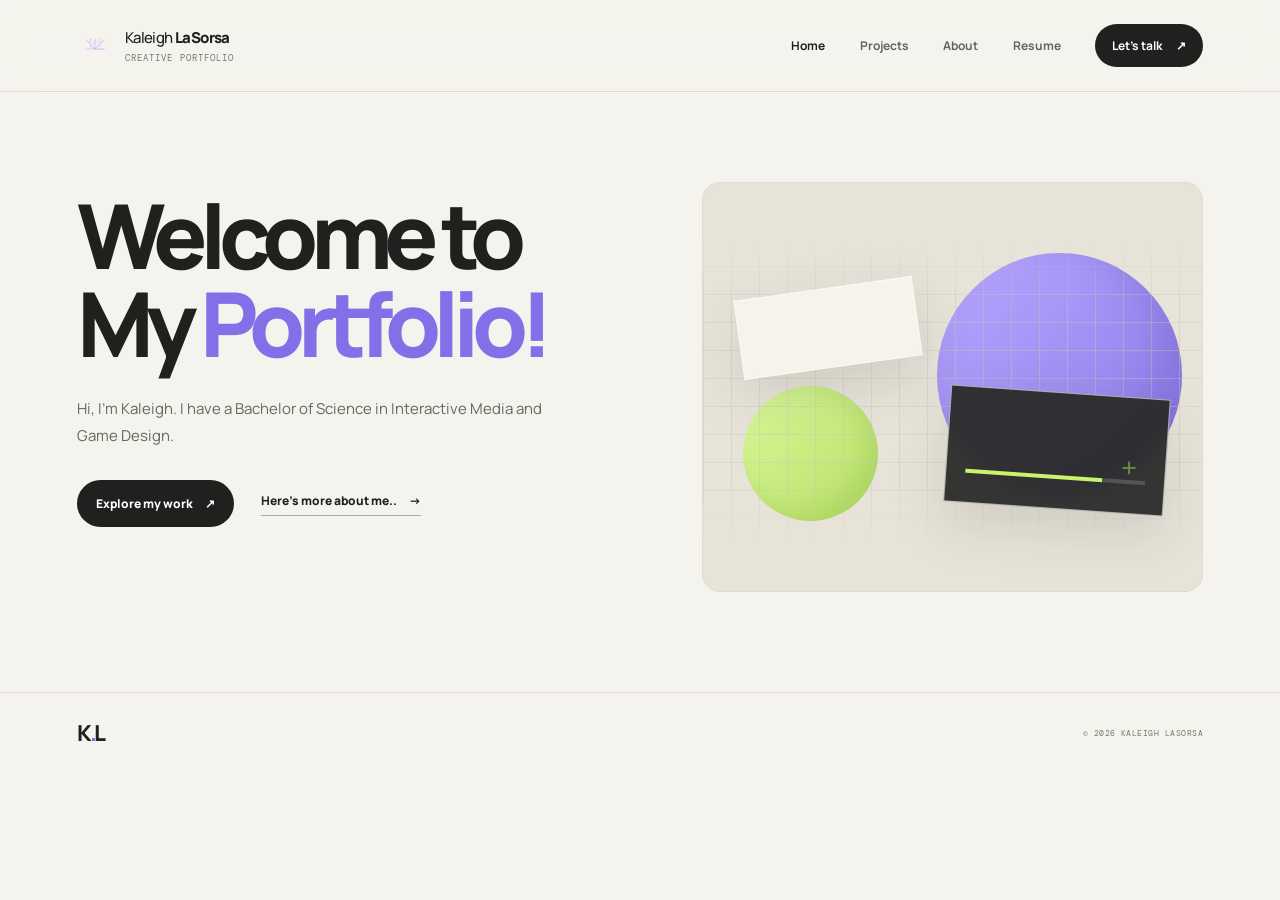
<file: index.html>
<!doctype html>
<html lang="en">

<head>
  <meta charset="utf-8">
  <meta name="viewport" content="width=device-width, initial-scale=1">
  <meta name="description" content="Kaleigh LaSorsa's interactive media, game design, and creative portfolio.">
  <title>Kaleigh LaSorsa — Creative Portfolio</title>
  <link rel="preconnect" href="https://fonts.googleapis.com">
  <link rel="preconnect" href="https://fonts.gstatic.com" crossorigin>
  <link
    href="https://fonts.googleapis.com/css2?family=DM+Mono:wght@400;500&family=Manrope:wght@400;500;600;700;800&display=swap"
    rel="stylesheet">
  <link rel="stylesheet" href="style.css">
  <script src="script.js" defer></script>
</head>

<body>
  <a class="skip-link" href="#main">Skip to content</a>
  <div class="site-shell">
    <header class="site-header">
      <a class="brand" href="index.html" aria-label="Kaleigh LaSorsa home">
        <img src="images/logo-kml.png" alt="" class="brand-mark" onerror="this.style.display='none'">
        <span>Kaleigh <b>LaSorsa</b><small>CREATIVE PORTFOLIO</small></span>
      </a>
      <button class="menu-toggle" aria-expanded="false" aria-controls="primary-nav">Menu <span>＋</span></button>
      <nav class="nav-links" id="primary-nav" aria-label="Main navigation">
        <a class="active" href="index.html">Home</a>
        <a href="projects.html">Projects</a>
        <a href="about.html">About</a>
        <a href="resume.pdf">Resume</a>
        <a class="nav-contact" href="contact.html">Let's talk <span>↗</span></a>
      </nav>
    </header>

    <main id="main">
      <section class="hero section-wrap">
        <div class="hero-copy reveal">
          <h1>Welcome to <br>My <span class="accent-word">Portfolio!</span></h1>
          <p class="hero-intro"> Hi, I'm Kaleigh. I have a Bachelor of Science in Interactive Media
            and Game Design. </p>
          <div class="hero-actions">
            <a class="button button-primary" href="projects.html">Explore my work <span>↗</span></a>
            <a class="text-link" href="about.html"> Here's more about me.. <span>→</span></a>
          </div>
          <div class="hero-meta">

          </div>
        </div>
        <div class="hero-art reveal" aria-label="Abstract creative studio illustration">
          <div class="art-topline"><span></span><span></span></div>
          <div class="orb orb-one"></div>
          <div class="orb orb-two"></div>
          <div class="art-grid"></div>
          <div class="art-card card-back"><span></span><b><br></b></div>
          <div class="art-card card-front"><span class="mini-label"></span><strong><br></strong>
            <div class="progress-track"><i></i></div><small> <b></b></small>
          </div>
          <span class="art-cross cross-one"></span><span class="art-cross cross-two">+</span>
          <div class="art-footer"><span></span><span></span></div>
        </div>
      </section>


      <footer class="site-footer"><a class="footer-brand" href="index.html">K<span>.</span>L</a><span>© <span
            data-year></span> KALEIGH LASORSA</span></footer>
  </div>
</body>

</html>
</file>
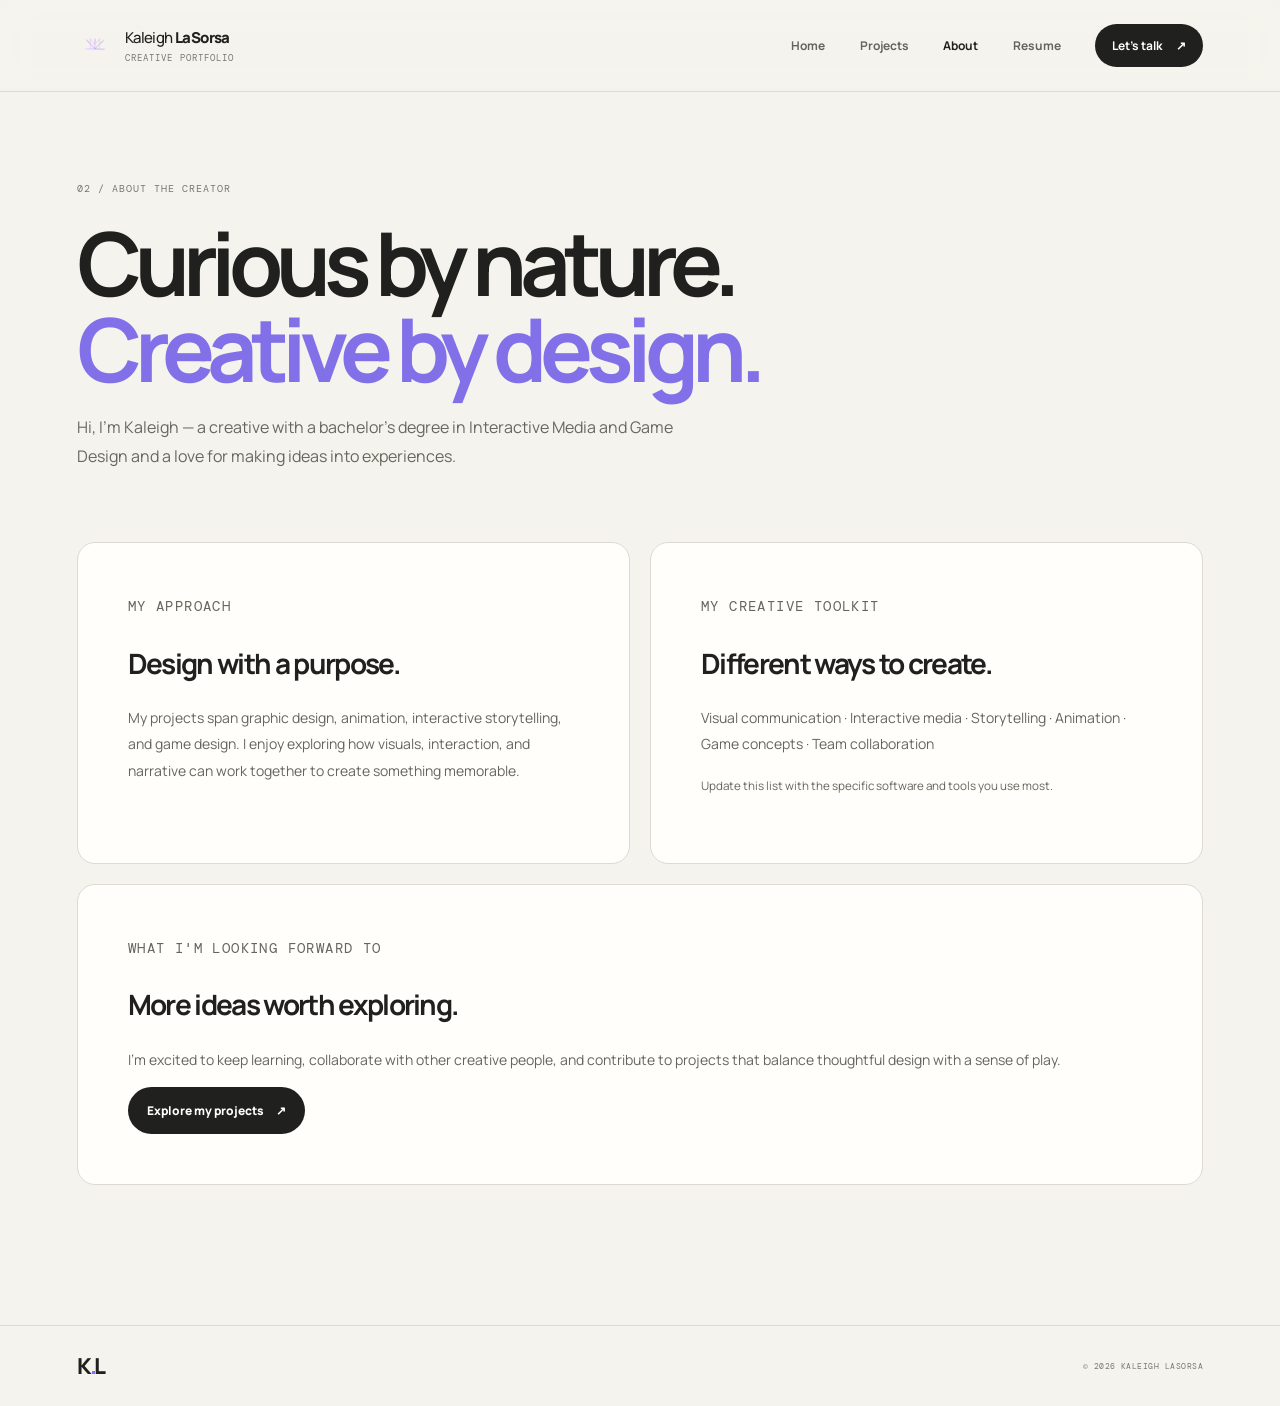
<file: about.html>
<!doctype html>
<html lang="en">

<head>
    <meta charset="utf-8">
    <meta name="viewport" content="width=device-width, initial-scale=1">
    <meta name="description" content="About Kaleigh LaSorsa, an Interactive Media and Game Design graduate.">
    <title>About — Kaleigh LaSorsa</title>
    <link rel="preconnect" href="https://fonts.googleapis.com">
    <link rel="preconnect" href="https://fonts.gstatic.com" crossorigin>
    <link
        href="https://fonts.googleapis.com/css2?family=DM+Mono:wght@400;500&family=Manrope:wght@400;500;600;700;800&display=swap"
        rel="stylesheet">
    <link rel="stylesheet" href="style.css">
    <script src="script.js" defer></script>
</head>

<body><a class="skip-link" href="#main">Skip to content</a>
    <div class="site-shell">
        <header class="site-header"><a class="brand" href="index.html"><img src="images/logo-kml.png" alt=""
                    class="brand-mark" onerror="this.style.display='none'"><span>Kaleigh <b>LaSorsa</b><small>CREATIVE
                        PORTFOLIO</small></span></a><button class="menu-toggle" aria-expanded="false"
                aria-controls="primary-nav">Menu <span>＋</span></button>
            <nav class="nav-links" id="primary-nav" aria-label="Main navigation"><a href="index.html">Home</a><a
                    href="projects.html">Projects</a><a class="active" href="about.html">About</a><a
                    href="resume.pdf">Resume</a><a class="nav-contact" href="contact.html">Let's talk <span>↗</span></a>
            </nav>
        </header>
        <main id="main" class="section-wrap page-content">
            <header class="page-hero reveal">
                <p class="eyebrow">02 / ABOUT THE CREATOR</p>
                <h1>Curious by nature.<br><span class="accent-word">Creative by design.</span></h1>
                <p>Hi, I'm Kaleigh — a creative with a bachelor's degree in Interactive Media and Game Design and a love
                    for making ideas into experiences.</p>
            </header>
            <div class="detail-grid">
                <section class="detail-panel reveal">
                    <p class="eyebrow">MY APPROACH</p>
                    <h2>Design with a purpose.</h2>
                    <p>My projects span graphic design, animation, interactive storytelling, and game design. I enjoy
                        exploring how visuals, interaction, and narrative can work together to create something
                        memorable.</p>
                </section>
                <section class="detail-panel reveal">
                    <p class="eyebrow">MY CREATIVE TOOLKIT</p>
                    <h2>Different ways to create.</h2>
                    <p>Visual communication · Interactive media · Storytelling · Animation · Game concepts · Team
                        collaboration</p>
                    <p><small>Update this list with the specific software and tools you use most.</small></p>
                </section>
            </div>
            <section class="detail-panel reveal">
                <p class="eyebrow">WHAT I'M LOOKING FORWARD TO</p>
                <h2>More ideas worth exploring.</h2>
                <p>I'm excited to keep learning, collaborate with other creative people, and contribute to projects that
                    balance thoughtful design with a sense of play.</p><a class="button button-primary"
                    href="projects.html">Explore my projects <span>↗</span></a>
            </section>
        </main>
        <footer class="site-footer"><a class="footer-brand" href="index.html">K<span>.</span>L</a><span>© <span
                    data-year></span> KALEIGH LASORSA</span></footer>
    </div>
</body>

</html>
</file>
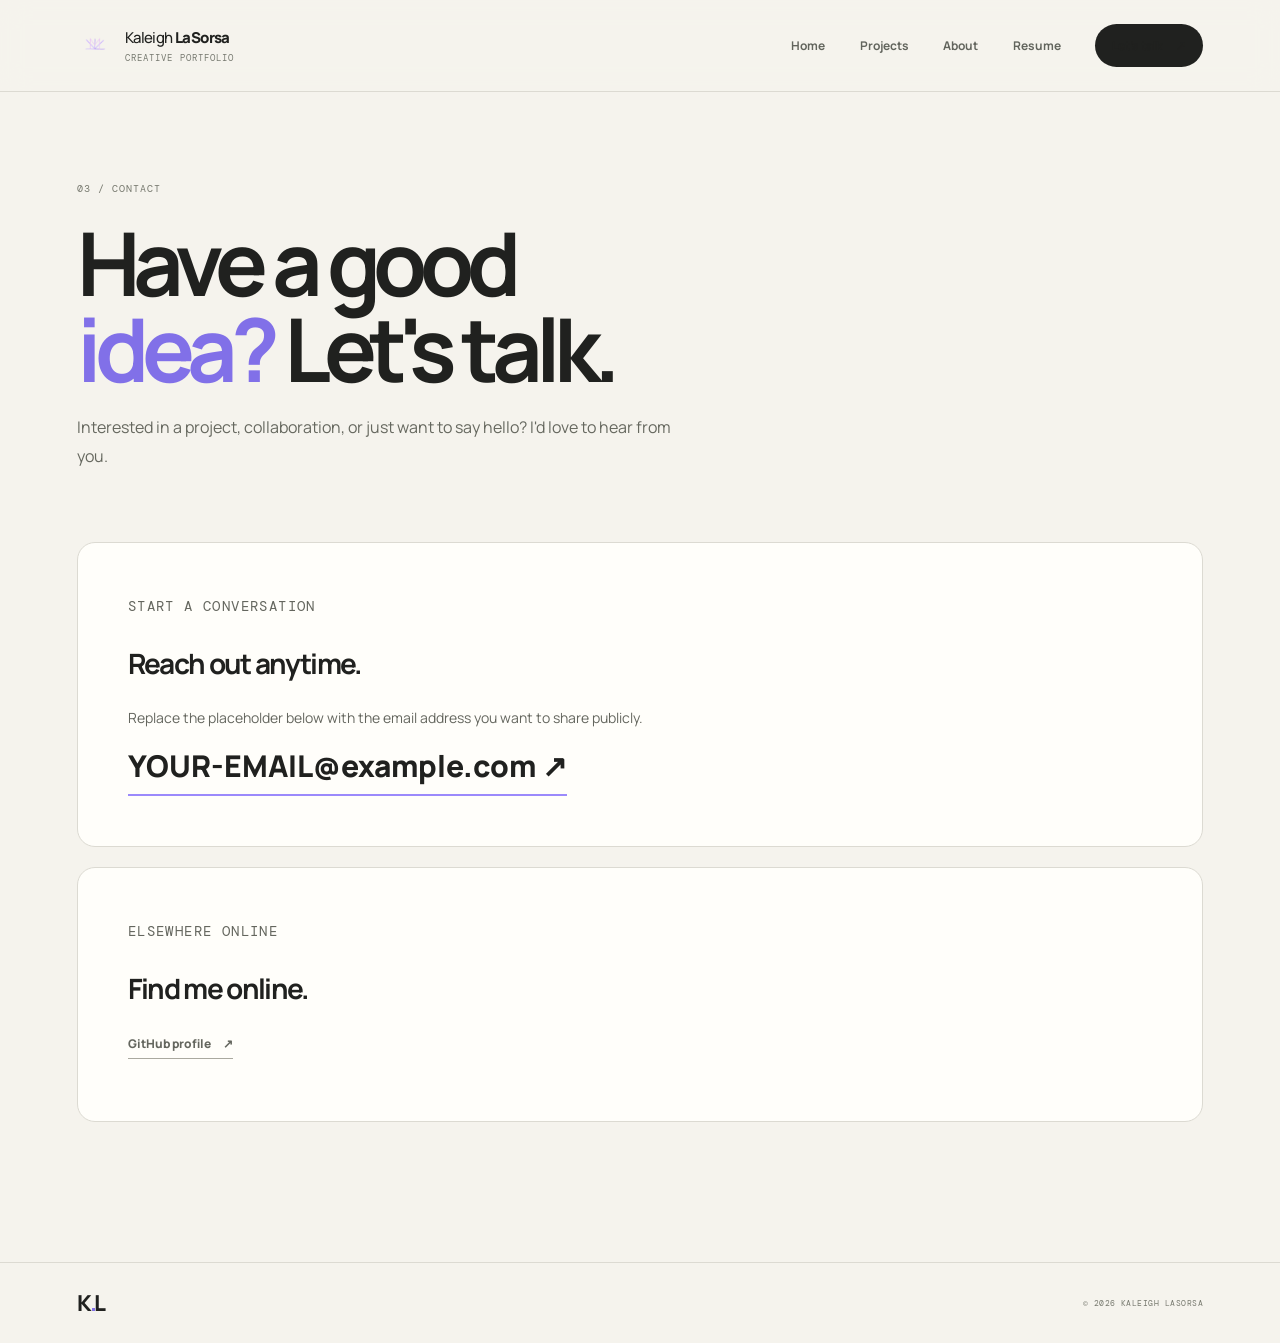
<file: contact.html>
<!doctype html>
<html lang="en">

<head>
    <meta charset="utf-8">
    <meta name="viewport" content="width=device-width, initial-scale=1">
    <meta name="description" content="Contact Kaleigh LaSorsa about creative projects and collaboration.">
    <title>Contact — Kaleigh LaSorsa</title>
    <link rel="preconnect" href="https://fonts.googleapis.com">
    <link rel="preconnect" href="https://fonts.gstatic.com" crossorigin>
    <link
        href="https://fonts.googleapis.com/css2?family=DM+Mono:wght@400;500&family=Manrope:wght@400;500;600;700;800&display=swap"
        rel="stylesheet">
    <link rel="stylesheet" href="style.css">
    <script src="script.js" defer></script>
</head>

<body><a class="skip-link" href="#main">Skip to content</a>
    <div class="site-shell">
        <header class="site-header"><a class="brand" href="index.html"><img src="images/logo-kml.png" alt=""
                    class="brand-mark" onerror="this.style.display='none'"><span>Kaleigh <b>LaSorsa</b><small>CREATIVE
                        PORTFOLIO</small></span></a><button class="menu-toggle" aria-expanded="false"
                aria-controls="primary-nav">Menu <span>＋</span></button>
            <nav class="nav-links" id="primary-nav" aria-label="Main navigation"><a href="index.html">Home</a><a
                    href="projects.html">Projects</a><a href="about.html">About</a><a href="resume.pdf">Resume</a><a
                    class="nav-contact active" href="contact.html">Let's talk <span>↗</span></a></nav>
        </header>
        <main id="main" class="section-wrap page-content">
            <header class="page-hero reveal">
                <p class="eyebrow">03 / CONTACT</p>
                <h1>Have a good<br><span class="accent-word">idea?</span> Let's talk.</h1>
                <p>Interested in a project, collaboration, or just want to say hello? I'd love to hear from you.</p>
            </header>
            <section class="detail-panel reveal">
                <p class="eyebrow">START A CONVERSATION</p>
                <h2>Reach out anytime.</h2>
                <p>Replace the placeholder below with the email address you want to share publicly.</p><a
                    class="contact-email" href="mailto:YOUR-EMAIL@example.com">YOUR-EMAIL@example.com ↗</a>
            </section>
            <section class="detail-panel reveal">
                <p class="eyebrow">ELSEWHERE ONLINE</p>
                <h2>Find me online.</h2>
                <p><a class="text-link" href="https://github.com/lasorsakaleigh-cpu" target="_blank"
                        rel="noreferrer">GitHub profile <span>↗</span></a></p>
            </section>
        </main>
        <footer class="site-footer"><a class="footer-brand" href="index.html">K<span>.</span>L</a><span>© <span
                    data-year></span> KALEIGH LASORSA</span></footer>
    </div>
</body>

</html>
</file>
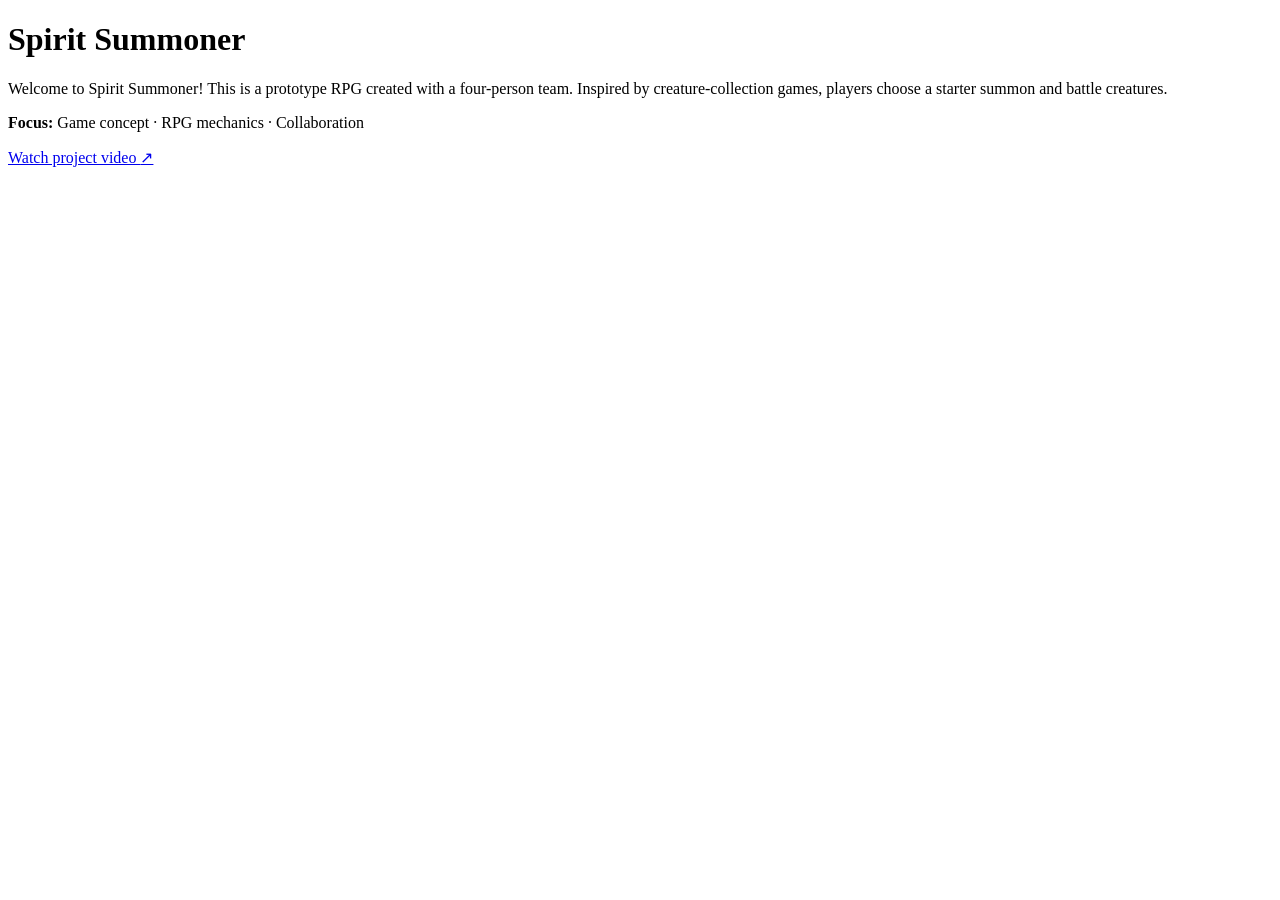
<file: game.html>
<!DOCTYPE html>
<html lang="en">
    <body>
        <div class="game-container">
            <h1>Spirit Summoner</h1>
            <p>Welcome to Spirit Summoner! This is a prototype RPG created with a four-person team. Inspired by creature-collection games, players choose a starter summon and battle creatures.</p>
            <p><b>Focus:</b> Game concept · RPG mechanics · Collaboration</p>
            <a class="text-link" href="https://youtu.be/v0D26dglorE" target="_blank" rel="noreferrer">Watch project video <span>↗</span></a>
          <body>
        <iframe
  src="spirit summoner\spirit summoner beta critque\Spirit Summoners.exe"
  title="Spirit Summoner"
  width="100%"
  height="600"
  style="border: 0;"
  allowfullscreen>
</iframe>
        </div>
    </body>

</html>
</file>
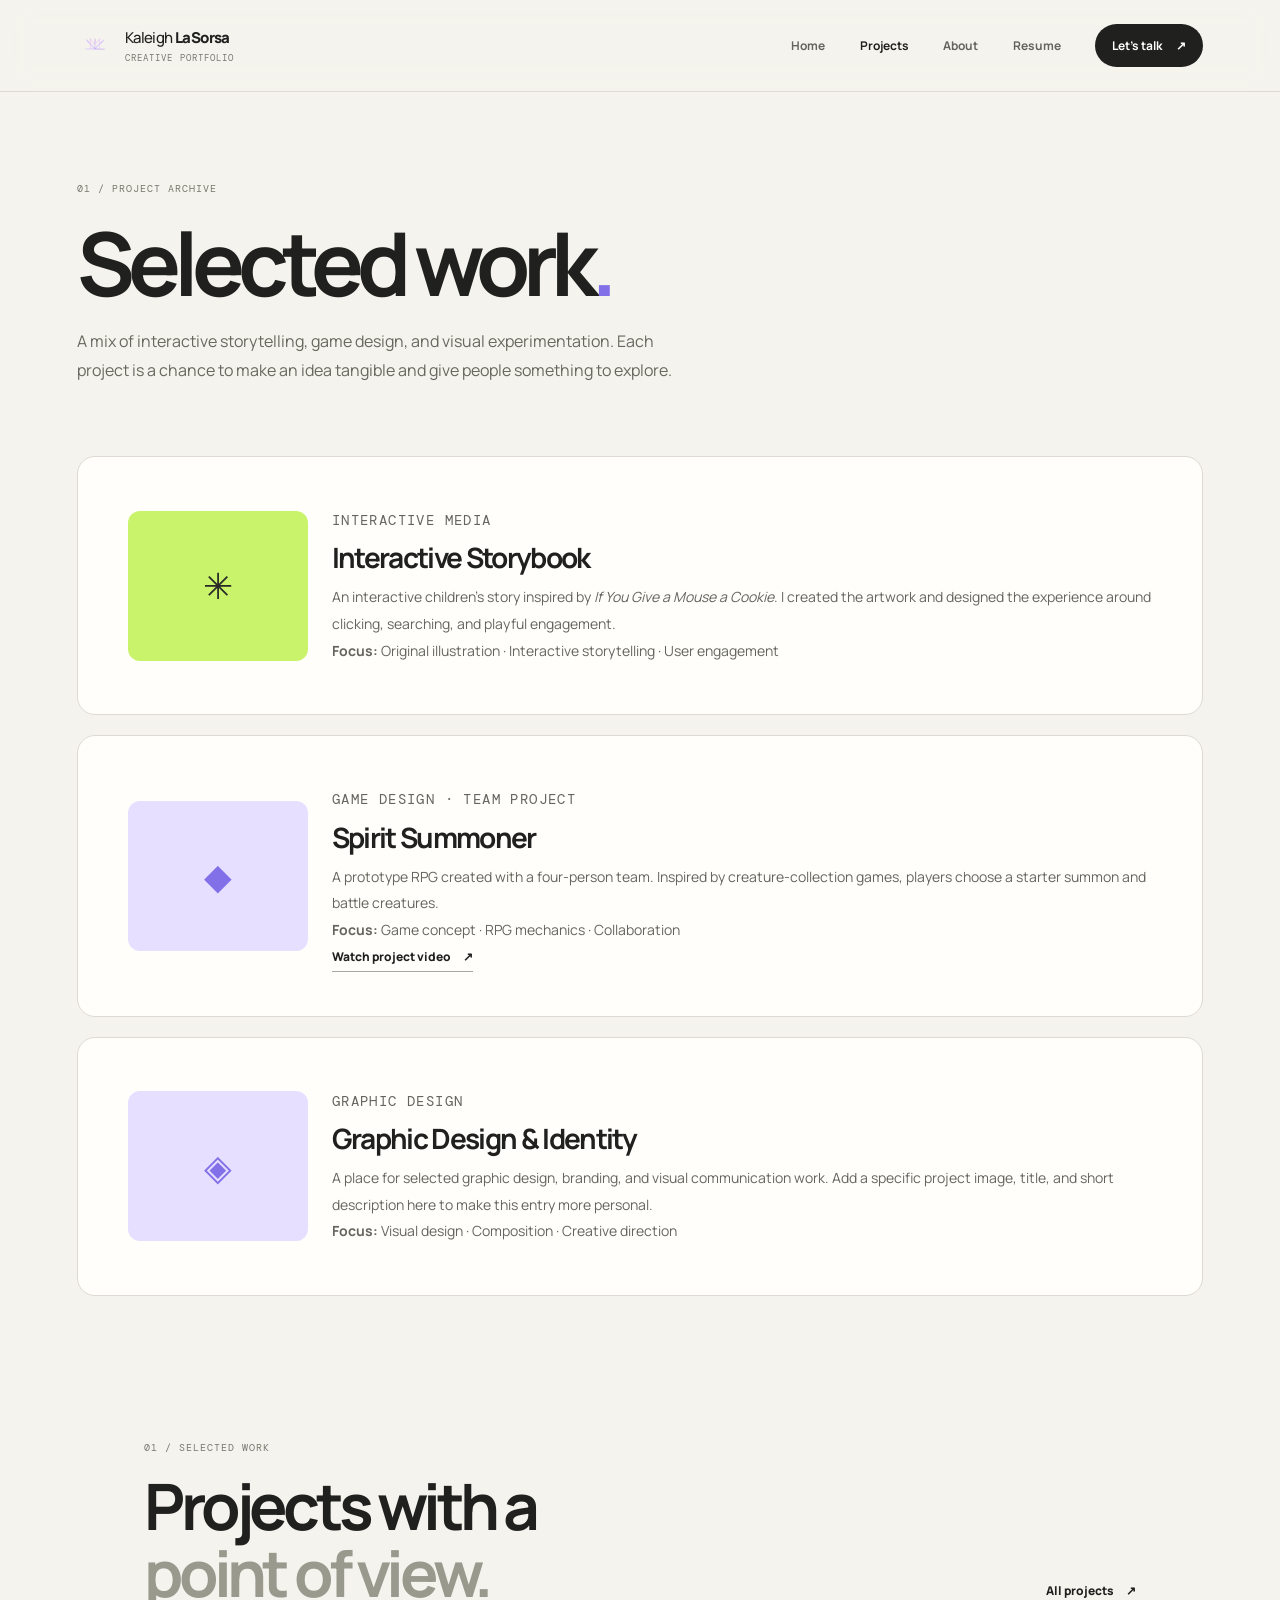
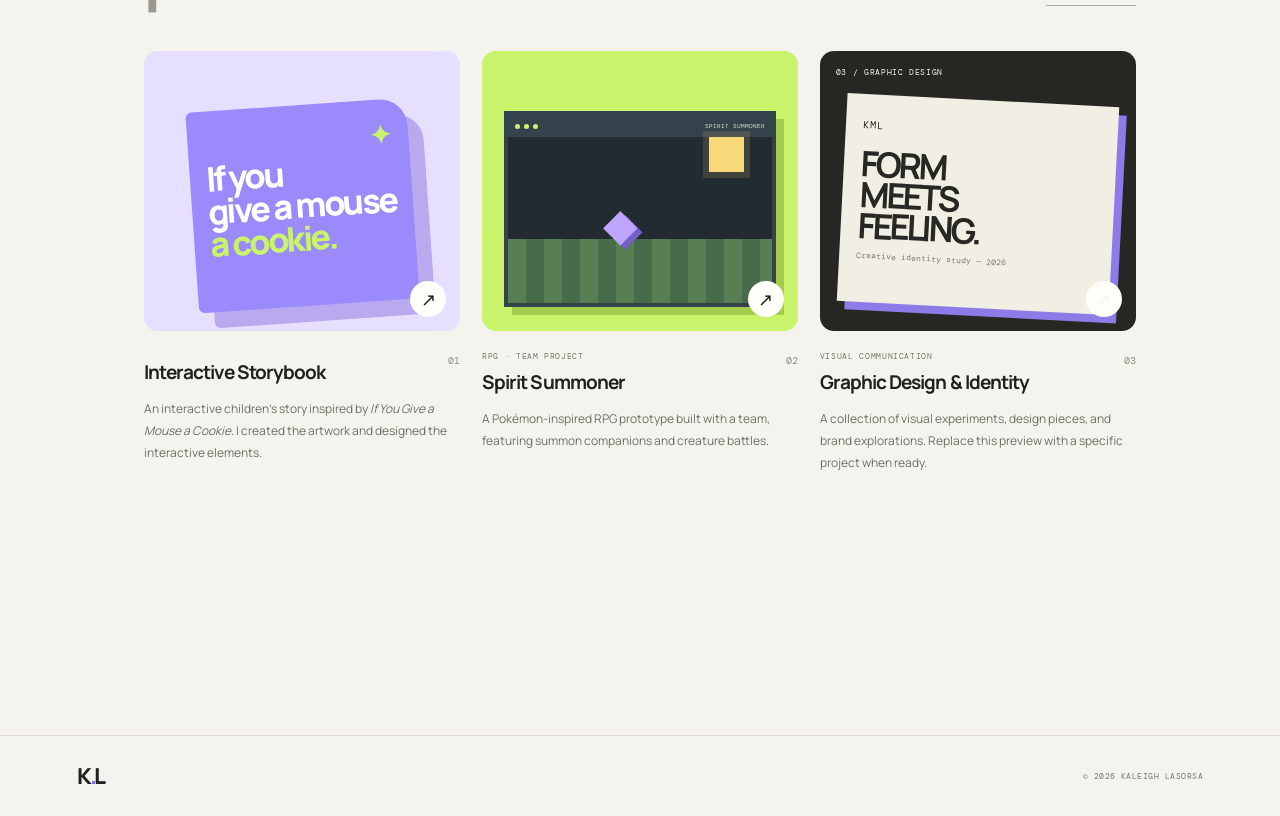
<file: projects.html>
<!doctype html>
<html lang="en">

<head>
    <meta charset="utf-8">
    <meta name="viewport" content="width=device-width, initial-scale=1">
    <meta name="description"
        content="Selected interactive media, game design, and visual design projects by Kaleigh LaSorsa.">
    <title>Projects — Kaleigh LaSorsa</title>
    <link rel="preconnect" href="https://fonts.googleapis.com">
    <link rel="preconnect" href="https://fonts.gstatic.com" crossorigin>
    <link
        href="https://fonts.googleapis.com/css2?family=DM+Mono:wght@400;500&family=Manrope:wght@400;500;600;700;800&display=swap"
        rel="stylesheet">
    <link rel="stylesheet" href="style.css">
    <script src="script.js" defer></script>
</head>

<body>
    <a class="skip-link" href="#main">Skip to content</a>
    <div class="site-shell">
        <header class="site-header"><a class="brand" href="index.html"><img src="images/logo-kml.png" alt=""
                    class="brand-mark" onerror="this.style.display='none'"><span>Kaleigh <b>LaSorsa</b><small>CREATIVE
                        PORTFOLIO</small></span></a>
            <button class="menu-toggle" aria-expanded="false" aria-controls="primary-nav">Menu <span>＋</span></button>
            <nav class="nav-links" id="primary-nav" aria-label="Main navigation"><a href="index.html">Home</a><a
                    class="active" href="projects.html">Projects</a><a href="about.html">About</a><a
                    href="resume.pdf">Resume</a><a class="nav-contact" href="contact.html">Let's talk <span>↗</span></a>
            </nav>
        </header>
        <main id="main" class="section-wrap page-content">
            <header class="page-hero reveal">
                <p class="eyebrow">01 / PROJECT ARCHIVE</p>
                <h1>Selected work<span class="accent-word">.</span></h1>
                <p>A mix of interactive storytelling, game design, and visual experimentation. Each project is a chance
                    to make an idea tangible and give people something to explore.</p>
            </header>
            <article class="detail-panel project-list-card reveal">
                <div class="project-list-art">✳</div>
                <div>
                    <p class="eyebrow">INTERACTIVE MEDIA</p>
                    <h2>Interactive Storybook</h2>
                    <p>An interactive children's story inspired by <i>If You Give a Mouse a Cookie</i>. I created the
                        artwork and designed the experience around clicking, searching, and playful engagement.</p>
                    <p><b>Focus:</b> Original illustration · Interactive storytelling · User engagement</p>
                </div>
            </article>
            <article class="detail-panel project-list-card reveal">
                <div class="project-list-art">◆</div>
                <div>
                    <p class="eyebrow">GAME DESIGN · TEAM PROJECT</p>
                    <h2>Spirit Summoner</h2>
                    <p>A prototype RPG created with a four-person team. Inspired by creature-collection games, players
                        choose a starter summon and battle creatures.</p>
                    <p><b>Focus:</b> Game concept · RPG mechanics · Collaboration</p><a class="text-link"
                        href="https://youtu.be/v0D26dglorE" target="_blank" rel="noreferrer">Watch project video
                        <span>↗</span></a>
                </div>
            </article>
            <article class="detail-panel project-list-card reveal">
                <div class="project-list-art">◈</div>
                <div>
                    <p class="eyebrow">GRAPHIC DESIGN</p>
                    <h2>Graphic Design & Identity</h2>
                    <p>A place for selected graphic design, branding, and visual communication work. Add a specific
                        project image, title, and short description here to make this entry more personal.</p>
                    <p><b>Focus:</b> Visual design · Composition · Creative direction</p>
                </div>
            </article>


            <section class="section-wrap work-section" id="selected-work">
                <div class="section-heading reveal">
                    <div>
                        <p class="eyebrow">01 / SELECTED WORK</p>
                        <h2>Projects with a<br><span class="muted-heading">point of view.</span></h2>
                    </div><a class="text-link" href="projects.html">All projects <span>↗</span></a>
                </div>
                <div class="project-grid">
                    <article class="project-card reveal">
                        <a class="project-visual story-visual" href="animations/storybook/IfYouGiveAMouseACookie.html"
                            aria-label="View Interactive Storybook project">
                            <span class="visual-label"></span>
                            <div class="storybook-shape"><span>If you<br>give a mouse<br><i>a cookie.</i></span><b>✦</b></div><span
                                class="visual-arrow"> ↗</span>
                        </a>
                        <div class="project-info">
                            <div>
                                <p class="project-type"></p>
                                <h3>Interactive Storybook</h3>
                            </div><span class="project-number">01</span>
                        </div>
                        <p class="project-description">An interactive children's story inspired by <i>If You Give a Mouse a Cookie</i>. I created the
                        artwork and designed the interactive elements.</p>
                    </article>
                    <article class="project-card reveal">
                        <a class="project-visual game-visual" href="spirit summoner/game.html" target="_blank"
                            rel="noreferrer" aria-label="Watch Spirit Summoner project video">
                            <span class="visual-label"></span>
                            <div class="game-window">
                                <div class="game-window-top"><i></i><i></i><i></i><span>SPIRIT SUMMONER</span></div>
                                <div class="pixel-sun"></div>
                                <div class="pixel-ground"></div><span class="pixel-creature">◆</span><span
                                    class="game-prompt"></span>
                            </div><span class="visual-arrow"> ↗</span>
                        </a>
                        <div class="project-info">
                            <div>
                                <p class="project-type">RPG · TEAM PROJECT</p>
                                <h3>Spirit Summoner</h3>
                            </div><span class="project-number">02</span>
                        </div>
                        <p class="project-description">A Pokémon-inspired RPG prototype built with a team, featuring
                            summon companions and creature battles.</p>
                    </article>
                    <article class="project-card reveal">
                        <a class="project-visual identity-visual" href="projects.html"
                            aria-label="View graphic design and identity work">
                            <span class="visual-label">03 / GRAPHIC DESIGN</span>
                            <div class="identity-paper"><span>KML</span><b>FORM<br>MEETS<br>FEELING.</b><i>Creative
                                    identity study — 2026</i></div><span class="visual-arrow">↗</span>
                        </a>
                        <div class="project-info">
                            <div>
                                <p class="project-type">VISUAL COMMUNICATION</p>
                                <h3>Graphic Design & Identity</h3>
                            </div><span class="project-number">03</span>
                        </div>
                        <p class="project-description">A collection of visual experiments, design pieces, and brand
                            explorations. Replace this preview with a specific project when ready.</p>
                    </article>
                </div>
            </section>

        </main>
        <footer class="site-footer"><a class="footer-brand" href="index.html">K<span>.</span>L</a><span>© <span
                    data-year></span> KALEIGH LASORSA</span></footer>
    </div>
</body>

</html>
</file>
<file: style.css>
/* Kaleigh LaSorsa portfolio — modern studio with subtle game UI details */
:root {
    --ink: #20211f;
    --paper: #f5f3ed;
    --white: #fffefa;
    --muted: #777970;
    --line: #dcdad2;
    --lime: #c9f36b;
    --purple: #9b8afb;
    --mono: "DM Mono", monospace;
    --sans: "Manrope", Arial, sans-serif;
    --radius: 18px
}


* {
    box-sizing: border-box
}

html {
    scroll-behavior: smooth;
    scroll-padding-top: 90px
}

body {
    margin: 0;
    background: var(--paper);
    color: var(--ink);
    font-family: var(--sans);
    -webkit-font-smoothing: antialiased
}

a {
    color: inherit;
    text-decoration: none
}

button,
a {
    -webkit-tap-highlight-color: transparent
}

a:focus-visible,
button:focus-visible {
    outline: 3px solid #6e55e9;
    outline-offset: 4px
}

.skip-link {
    position: absolute;
    left: -999px;
    top: 8px;
    background: var(--ink);
    color: white;
    padding: 12px;
    z-index: 100
}

.skip-link:focus {
    left: 8px
}

.site-shell {
    overflow: hidden
}

.site-header {
    height: 92px;
    display: flex;
    align-items: center;
    justify-content: space-between;
    padding: 0 clamp(22px, 6vw, 92px);
    border-bottom: 1px solid var(--line);
    background: rgba(245, 243, 237, .92);
    position: sticky;
    top: 0;
    z-index: 20;
    backdrop-filter: blur(14px)
}

.brand {
    display: flex;
    align-items: center;
    gap: 12px;
    font-size: 15px;
    font-weight: 500;
    letter-spacing: -.04em
}

.brand b {
    font-weight: 800
}

.brand small {
    display: block;
    font: 9px var(--mono);
    letter-spacing: .12em;
    color: var(--muted);
    margin-top: 4px
}

.brand-mark {
    width: 36px;
    height: 36px;
    object-fit: contain
}

.nav-links {
    display: flex;
    align-items: center;
    gap: clamp(16px, 2.7vw, 38px);
    font-size: 12px;
    font-weight: 700
}

.nav-links>a:not(.nav-contact) {
    color: #62645d;
    transition: color .2s
}

.nav-links>a:hover,
.nav-links>a.active {
    color: var(--ink)
}

.nav-contact {
    background: var(--ink);
    color: white;
    padding: 13px 17px;
    border-radius: 100px
}

.nav-contact span,
.button span {
    margin-left: 12px
}

.menu-toggle {
    display: none;
    border: 1px solid var(--line);
    background: transparent;
    border-radius: 99px;
    padding: 10px 14px;
    font: inherit
}

.section-wrap {
    width: min(1240px, 88%);
    margin-inline: auto
}

.hero {
    min-height: 600px;
    display: grid;
    grid-template-columns: 1fr .9fr;
    align-items: center;
    gap: 6%;
    padding-top: 75px;
    padding-bottom: 86px
}

.eyebrow {
    font: 10px var(--mono);
    letter-spacing: .1em;
    color: #77796f;
    margin: 0 0 24px
}

.status-dot {
    display: inline-block;
    width: 7px;
    height: 7px;
    background: #83b83b;
    border-radius: 50%;
    margin-right: 8px;
    box-shadow: 0 0 0 4px #83b83b20
}

.hero h1 {
    font-size: clamp(58px, 7vw, 100px);
    line-height: .98;
    letter-spacing: -.085em;
    margin: 0;
    font-weight: 800
}

.accent-word {
    color: #8170e8
}

.hero-intro {
    max-width: 490px;
    color: #65675f;
    line-height: 1.85;
    font-size: 15px;
    margin: 28px 0 30px
}

.hero-actions {
    display: flex;
    align-items: center;
    gap: 27px;
    flex-wrap: wrap
}

.button {
    display: inline-flex;
    align-items: center;
    justify-content: center;
    padding: 15px 19px;
    border-radius: 100px;
    font-size: 12px;
    font-weight: 800;
    transition: transform .2s, box-shadow .2s
}

.button:hover {
    transform: translateY(-3px);
    box-shadow: 0 10px 24px #20211f18
}

.button-primary {
    background: var(--ink);
    color: white
}

.text-link {
    font-size: 12px;
    font-weight: 800;
    border-bottom: 1px solid #aaa99f;
    padding-bottom: 6px
}

.text-link span {
    margin-left: 10px
}

.hero-meta {
    display: flex;
    flex-wrap: wrap;
    gap: 18px;
    margin-top: 55px;
    font: 9px var(--mono);
    letter-spacing: .04em;
    color: #77796f
}

.tiny-square {
    display: inline-block;
    width: 5px;
    height: 5px;
    background: var(--purple);
    margin-right: 6px;
    vertical-align: middle
}

.hero-art {
    height: 410px;
    position: relative;
    border-radius: var(--radius);
    overflow: hidden;
    background: #e7e3d9;
    border: 1px solid #dedbd1
}

.art-topline,
.art-footer {
    position: absolute;
    left: 22px;
    right: 22px;
    display: flex;
    justify-content: space-between;
    font: 9px var(--mono);
    letter-spacing: .06em;
    color: #77796f;
    z-index: 3
}

.art-topline {
    top: 20px
}

.art-topline span:last-child {
    color: #557a28
}

.art-footer {
    bottom: 20px
}

.art-grid {
    position: absolute;
    inset: 55px 0 50px;
    background-image: linear-gradient(#c8c5bb66 1px, transparent 1px), linear-gradient(90deg, #c8c5bb66 1px, transparent 1px);
    background-size: 28px 28px;
    mask-image: linear-gradient(transparent, black 20%, black 80%, transparent)
}

.orb {
    position: absolute;
    border-radius: 50%;
    filter: blur(.2px)
}

.orb-one {
    width: 245px;
    height: 245px;
    right: 4%;
    top: 70px;
    background: linear-gradient(135deg, #b7a8ff, #8b78e7);
    box-shadow: inset -22px -18px 45px #6453bd55
}

.orb-two {
    width: 135px;
    height: 135px;
    left: 8%;
    bottom: 70px;
    background: linear-gradient(135deg, #d9f99b, #b7df65);
    box-shadow: inset -12px -10px 24px #71972a2c
}

.art-card {
    position: absolute;
    z-index: 2;
    box-shadow: 0 20px 55px #25241f20;
    border: 1px solid #ffffff9c;
    backdrop-filter: blur(10px)
}

.card-back {
    top: 105px;
    left: 7%;
    width: 180px;
    padding: 18px;
    background: #f8f6eddd;
    transform: rotate(-8deg);
    font: 10px var(--mono)
}

.card-back b {
    display: block;
    font: 800 19px/1.15 var(--sans);
    margin-top: 20px;
    letter-spacing: -.06em
}

.card-front {
    right: 7%;
    bottom: 82px;
    width: 220px;
    padding: 19px;
    background: #292a28eF;
    color: #f5f3ed;
    transform: rotate(4deg)
}

.mini-label {
    font: 8px var(--mono);
    color: var(--lime);
    letter-spacing: .1em
}

.card-front strong {
    display: block;
    font-size: 25px;
    letter-spacing: -.06em;
    line-height: 1.1;
    margin: 13px 0 22px
}

.progress-track {
    height: 4px;
    background: #ffffff2a;
    margin-bottom: 10px
}

.progress-track i {
    display: block;
    height: 100%;
    width: 76%;
    background: var(--lime)
}

.card-front small {
    font: 7px var(--mono);
    color: #bdbdb3
}

.card-front small b {
    color: var(--lime);
    float: right
}

.art-cross {
    position: absolute;
    z-index: 3;
    font-size: 28px;
    color: #8070df
}

.cross-one {
    top: 72px;
    left: 48%
}

.cross-two {
    bottom: 105px;
    right: 13%;
    color: #6f9637
}

.ticker {
    background: var(--lime);
    padding: 16px 0;
    overflow: hidden;
    transform: rotate(-1deg) scale(1.02)
}

.ticker-track {
    display: flex;
    justify-content: space-around;
    gap: 40px;
    white-space: nowrap;
    font: 10px var(--mono);
    letter-spacing: .08em;
    animation: marquee 28s linear infinite
}

.work-section {
    padding-top: 125px;
    padding-bottom: 130px
}

.section-heading {
    display: flex;
    align-items: end;
    justify-content: space-between;
    margin-bottom: 45px
}

.section-heading h2,
.about-band h2,
.contact-strip h2 {
    font-size: clamp(38px, 5vw, 64px);
    line-height: 1.05;
    letter-spacing: -.075em;
    margin: 0
}

.muted-heading {
    color: #99998e
}

.section-heading .eyebrow {
    margin-bottom: 18px
}

.project-grid {
    display: grid;
    grid-template-columns: repeat(3, minmax(0, 1fr));
    gap: 22px
}

.project-card {
    min-width: 0
}

.project-visual {
    height: 280px;
    display: block;
    position: relative;
    overflow: hidden;
    border-radius: 14px;
    transition: transform .3s
}

.project-visual:hover {
    transform: translateY(-5px)
}

.visual-label {
    position: absolute;
    top: 16px;
    left: 16px;
    z-index: 3;
    font: 8px var(--mono);
    letter-spacing: .08em
}

.visual-arrow {
    position: absolute;
    right: 14px;
    bottom: 14px;
    width: 36px;
    height: 36px;
    display: grid;
    place-items: center;
    background: var(--white);
    border-radius: 50%;
    font-size: 18px;
    z-index: 4;
    transition: transform .2s
}

.project-visual:hover .visual-arrow {
    transform: rotate(45deg)
}

.story-visual {
    background: #e6dfff
}

.storybook-shape {
    position: absolute;
    inset: 54px 15% 25px;
    background: #9b8afb;
    border-radius: 6px 28px 6px 6px;
    transform: rotate(-4deg);
    display: flex;
    align-items: center;
    justify-content: center;
    box-shadow: 15px 16px 0 #b9aaf0;
    color: white
}

.storybook-shape span {
    font-size: 34px;
    font-weight: 800;
    line-height: .98;
    letter-spacing: -.07em
}

.storybook-shape i {
    color: var(--lime);
    font-style: normal
}

.storybook-shape b {
    position: absolute;
    right: 17px;
    top: 17px;
    font-size: 26px;
    color: var(--lime)
}

.game-visual {
    background: #c9f36b
}

.game-window {
    position: absolute;
    inset: 60px 22px 24px;
    background: #222b31;
    border: 4px solid #34434b;
    box-shadow: 8px 8px 0 #a3cb4e;
    overflow: hidden
}

.game-window-top {
    height: 22px;
    background: #34434b;
    display: flex;
    align-items: center;
    gap: 4px;
    padding: 0 7px;
    color: #d5e6c6;
    font: 6px var(--mono)
}

.game-window-top i {
    width: 5px;
    height: 5px;
    border-radius: 50%;
    background: #c9f36b
}

.game-window-top span {
    margin-left: auto
}

.pixel-sun {
    position: absolute;
    top: 22px;
    right: 28px;
    width: 35px;
    height: 35px;
    background: #f7d979;
    box-shadow: 0 0 0 6px #f7d97922
}

.pixel-ground {
    position: absolute;
    bottom: 0;
    left: 0;
    right: 0;
    height: 34%;
    background: repeating-linear-gradient(90deg, #587e54 0 18px, #486c49 18px 36px)
}

.pixel-creature {
    position: absolute;
    bottom: 26%;
    left: 36%;
    font-size: 45px;
    color: #c0a5ff;
    text-shadow: 5px 4px #765fc7
}

.game-prompt {
    position: absolute;
    bottom: 10px;
    left: 0;
    right: 0;
    text-align: center;
    color: #e6edda;
    font: 8px var(--mono);
    animation: blink 1.8s steps(2, start) infinite
}

.identity-visual {
    background: #262723;
    color: #f6f4ed
}

.identity-paper {
    position: absolute;
    inset: 49px 22px 23px;
    background: #f1eee4;
    color: #272823;
    padding: 17px;
    transform: rotate(3deg);
    box-shadow: 8px 8px 0 #8d7be8
}

.identity-paper>span {
    font: 10px var(--mono);
    letter-spacing: .1em
}

.identity-paper b {
    display: block;
    font-size: 35px;
    line-height: .88;
    letter-spacing: -.09em;
    margin-top: 15px
}

.identity-paper i {
    display: block;
    font: 8px var(--mono);
    margin-top: 10px;
    color: #77796f
}

.project-info {
    display: flex;
    justify-content: space-between;
    gap: 12px;
    align-items: start;
    margin-top: 20px
}

.project-type {
    font: 8px var(--mono);
    letter-spacing: .08em;
    color: #77796f;
    margin: 0 0 8px
}

.project-info h3 {
    font-size: 19px;
    letter-spacing: -.05em;
    margin: 0
}

.project-number {
    font: 10px var(--mono);
    color: #8c8d83;
    padding-top: 3px
}

.project-description {
    font-size: 12px;
    line-height: 1.8;
    color: #6d6e66;
    margin-top: 13px
}

.about-band {
    background: #292a27;
    color: var(--white);
    padding: 90px 0
}

.about-band-inner {
    display: grid;
    grid-template-columns: 1fr .7fr;
    gap: 12%;
    align-items: center
}

.about-band .eyebrow {
    color: #b7b8ad
}

.about-band h2 {
    font-size: clamp(40px, 5.4vw, 68px)
}

.about-band .accent-word {
    color: var(--lime)
}

.about-band-copy p {
    font-size: 14px;
    line-height: 1.9;
    color: #c5c5ba;
    margin: 0 0 25px
}

.button-light {
    background: var(--lime);
    color: var(--ink)
}

.contact-strip {
    display: flex;
    align-items: center;
    justify-content: space-between;
    padding-top: 105px;
    padding-bottom: 105px
}

.contact-strip .eyebrow {
    margin-bottom: 18px
}

.round-link {
    width: 68px;
    height: 68px;
    display: grid;
    place-items: center;
    border-radius: 50%;
    background: var(--purple);
    font-size: 30px;
    transition: transform .25s
}

.round-link:hover {
    transform: rotate(45deg)
}

.site-footer {
    border-top: 1px solid var(--line);
    padding: 25px clamp(22px, 6vw, 92px);
    display: flex;
    align-items: center;
    justify-content: space-between;
    gap: 15px
}

.footer-brand {
    font-size: 22px;
    font-weight: 800;
    letter-spacing: -.1em
}

.footer-brand span {
    color: #8170e8
}

.site-footer p {
    font-size: 11px;
    color: #77796f
}

.site-footer>span {
    font: 8px var(--mono);
    color: #77796f;
    letter-spacing: .06em
}

/* Secondary pages */
.page-hero {
    padding: 90px 0 55px
}

.page-hero h1 {
    font-size: clamp(48px, 8vw, 88px);
    letter-spacing: -.08em;
    line-height: .98;
    margin: 0 0 22px
}

.page-hero>p:last-child {
    max-width: 600px;
    line-height: 1.8;
    color: #66685f
}

.page-content {
    padding-bottom: 120px
}

.detail-panel {
    background: var(--white);
    border: 1px solid var(--line);
    border-radius: var(--radius);
    padding: clamp(24px, 5vw, 50px);
    margin-bottom: 20px
}

.detail-panel h2 {
    font-size: 28px;
    letter-spacing: -.06em;
    margin-top: 0
}

.detail-panel p,
.detail-panel li {
    line-height: 1.9;
    color: #64665e;
    font-size: 14px
}

.detail-grid {
    display: grid;
    grid-template-columns: repeat(2, 1fr);
    gap: 20px
}

.project-list-card {
    display: grid;
    grid-template-columns: 180px 1fr;
    gap: 24px;
    align-items: center
}

.project-list-art {
    min-height: 150px;
    border-radius: 12px;
    display: grid;
    place-items: center;
    font-size: 36px;
    background: #e6dfff;
    color: #8170e8
}

.project-list-card:nth-child(2) .project-list-art {
    background: #c9f36b;
    color: #292a27
}

.project-list-card h2 {
    margin: 5px 0 8px
}

.project-list-card p {
    margin: 0
}

.contact-email {
    display: inline-block;
    font-size: clamp(18px, 3vw, 30px);
    font-weight: 800;
    border-bottom: 2px solid var(--purple);
    padding-bottom: 8px;
    overflow-wrap: anywhere
}

.reveal {
    opacity: 0;
    transform: translateY(18px);
    transition: opacity .7s ease, transform .7s cubic-bezier(.2, .7, .2, 1)
}

.reveal.is-visible {
    opacity: 1;
    transform: translateY(0)
}

@keyframes marquee {
    to {
        transform: translateX(-12%)
    }
}

@keyframes blink {
    50% {
        opacity: .25
    }
}

@media(max-width:900px) {
    .hero {
        grid-template-columns: 1fr;
        gap: 42px;
        padding-top: 70px
    }

    .hero-art {
        max-width: 620px;
        width: 100%;
        justify-self: center
    }

    .hero-meta {
        margin-top: 35px
    }

    .project-grid {
        grid-template-columns: repeat(2, minmax(0, 1fr))
    }

    .project-card:last-child {
        grid-column: 1/-1
    }

    .project-card:last-child .project-visual {
        height: 240px
    }

    .about-band-inner {
        grid-template-columns: 1fr;
        gap: 28px
    }

    .site-footer {
        flex-wrap: wrap
    }
}

@media(max-width:640px) {
    .site-header {
        height: 76px
    }

    .brand {
        font-size: 13px
    }

    .brand-mark {
        width: 30px;
        height: 30px
    }

    .menu-toggle {
        display: block
    }

    .nav-links {
        display: none;
        position: absolute;
        top: 75px;
        left: 0;
        right: 0;
        padding: 18px 6% 24px;
        background: var(--paper);
        border-bottom: 1px solid var(--line);
        flex-direction: column;
        align-items: stretch;
        gap: 0
    }

    .nav-links.open {
        display: flex
    }

    .nav-links>a {
        padding: 14px 0
    }

    .nav-links .nav-contact {
        text-align: center;
        margin-top: 8px;
        padding: 13px
    }

    .hero {
        padding-top: 58px;
        padding-bottom: 60px
    }

    .hero h1 {
        font-size: clamp(55px, 15vw, 80px)
    }

    .hero-intro {
        font-size: 14px
    }

    .hero-art {
        height: 340px
    }

    .orb-one {
        width: 190px;
        height: 190px;
        top: 65px
    }

    .orb-two {
        width: 100px;
        height: 100px
    }

    .card-back {
        width: 145px;
        top: 90px
    }

    .card-back b {
        font-size: 16px
    }

    .card-front {
        width: 185px;
        bottom: 67px
    }

    .card-front strong {
        font-size: 22px
    }

    .hero-meta {
        gap: 12px;
        font-size: 8px
    }

    .ticker-track {
        justify-content: flex-start;
        animation-duration: 20s
    }

    .work-section {
        padding-top: 85px;
        padding-bottom: 85px
    }

    .section-heading {
        align-items: start;
        gap: 18px;
        flex-direction: column
    }

    .section-heading h2,
    .about-band h2,
    .contact-strip h2 {
        font-size: 44px
    }

    .project-grid {
        grid-template-columns: 1fr;
        gap: 35px
    }

    .project-card:last-child {
        grid-column: auto
    }

    .project-visual,
    .project-card:last-child .project-visual {
        height: 270px
    }

    .about-band {
        padding: 70px 0
    }

    .contact-strip {
        padding-top: 75px;
        padding-bottom: 75px
    }

    .round-link {
        width: 55px;
        height: 55px;
        flex: 0 0 auto
    }

    .site-footer {
        align-items: flex-start;
        flex-direction: column;
        gap: 8px
    }

    .page-hero {
        padding-top: 65px
    }

    .detail-grid {
        grid-template-columns: 1fr
    }

    .project-list-card {
        grid-template-columns: 1fr;
        gap: 16px
    }

    .project-list-art {
        min-height: 120px
    }
}

@media(prefers-reduced-motion:reduce) {

    *,
    *::before,
    *::after {
        scroll-behavior: auto !important;
        animation-duration: .01ms !important;
        animation-iteration-count: 1 !important;
        transition-duration: .01ms !important
    }

    .reveal {
        opacity: 1;
        transform: none
    }
}
</file>
